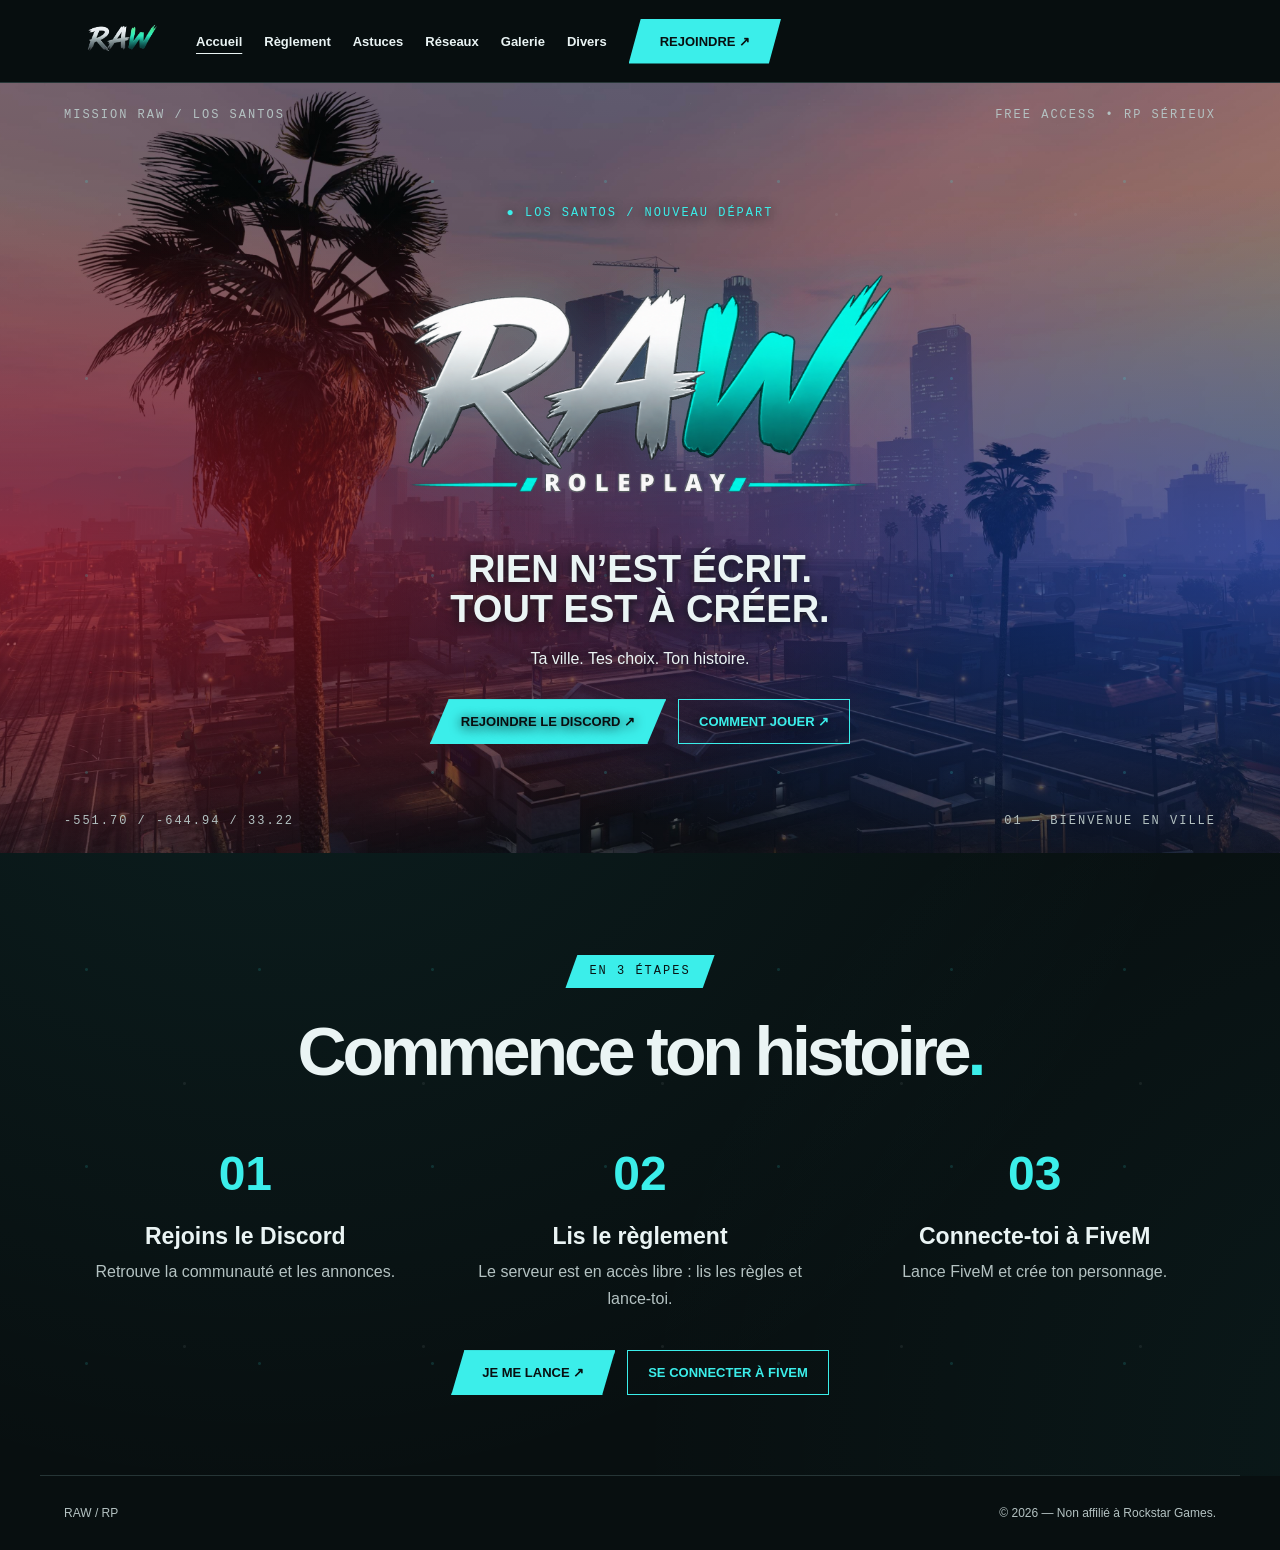
<file: index.html>
<!doctype html><html lang="fr"><head><meta charset="utf-8"><meta name="viewport" content="width=device-width,initial-scale=1"><title>Accueil — RAW RP</title><link rel="stylesheet" href="style.css"><style>.home-steps{text-align:center;padding:90px 24px 80px}.home-steps .eyebrow{display:inline-block;background:var(--primary);color:#081414;padding:7px 24px;clip-path:polygon(8% 0,100% 0,92% 100%,0 100%)}.home-steps-grid{display:grid;grid-template-columns:repeat(3,minmax(0,1fr));gap:32px;margin:55px 0 38px}.home-steps-grid article{background:none;border:0;box-shadow:none;padding:0}.home-steps-grid b{font-size:48px;line-height:1.2}.home-steps-grid h3{margin:20px 0 8px}.home-steps-grid p{margin:0;line-height:1.7}.home-steps .actions{justify-content:center;flex-wrap:wrap}@media(max-width:700px){.home-steps{padding:55px 20px}.home-steps-grid{grid-template-columns:1fr;gap:32px;margin:35px 0}}</style></head><body><header><a class="brand" href="index.html">RAW<span> / RP</span></a><button id="menu" aria-label="Menu">☰</button><nav id="nav"><a href="index.html" aria-current="page">Accueil</a><a href="reglement.html">Règlement</a><a href="astuces.html">Astuces</a><a href="reseaux.html">Réseaux</a><a href="galerie.html">Galerie</a><a href="divers.html">Divers</a><a class="cta" href="rejoindre.html">Rejoindre ↗</a></nav></header><main class="home-page"><section class="hero" id="accueil"><div class="hud">MISSION RAW / LOS SANTOS <span>FREE ACCESS • RP SÉRIEUX</span></div><div class="heroContent"><p class="eyebrow">● LOS SANTOS / NOUVEAU DÉPART</p><h1 class="hero-logo"><img src="Logo%20RAW%20Roleplay%20turquoise%20et%20argent.png" alt="RAW Roleplay" width="900" style="display:block;width:min(680px,85vw);height:auto;margin:0 auto;filter:drop-shadow(0 0 22px #3beeea35)"></h1><p class="tag">RIEN N’EST ÉCRIT.<br>TOUT EST À CRÉER.</p><p>Ta ville. Tes choix. Ton histoire.</p><div class="actions"><a class="cta discord" href="reseaux.html">Rejoindre le Discord ↗</a><a class="outline" href="rejoindre.html">Comment jouer ↗</a></div></div><div class="bottomhud">-551.70 / -644.94 / 33.22 <span>01 — BIENVENUE EN VILLE</span></div></section><section class="wrap home-steps" id="commencer"><p class="eyebrow">EN 3 ÉTAPES</p><h2>Commence ton histoire<span>.</span></h2><div class="home-steps-grid"><article><b>01</b><h3>Rejoins le Discord</h3><p>Retrouve la communauté et les annonces.</p></article><article><b>02</b><h3>Lis le règlement</h3><p>Le serveur est en accès libre : lis les règles et lance-toi.</p></article><article><b>03</b><h3>Connecte-toi à FiveM</h3><p>Lance FiveM et crée ton personnage.</p></article></div><div class="actions"><a class="cta discord" href="reseaux.html">Je me lance ↗</a><button class="outline" id="connect">Se connecter à FiveM</button></div></section><p id="notice" role="status" class="page-notice"></p></main><footer>RAW / RP <span>© 2026 — Non affilié à Rockstar Games.</span></footer><script src="config.js"></script><script src="script.js"></script><script>(()=>{let n=0,t;document.querySelector('.hero-logo').addEventListener('click',()=>{clearTimeout(t);if(++n===5){location.href='admin.html?v=20261126-2';return}t=setTimeout(()=>n=0,2000)})})();</script></body></html>
</file>
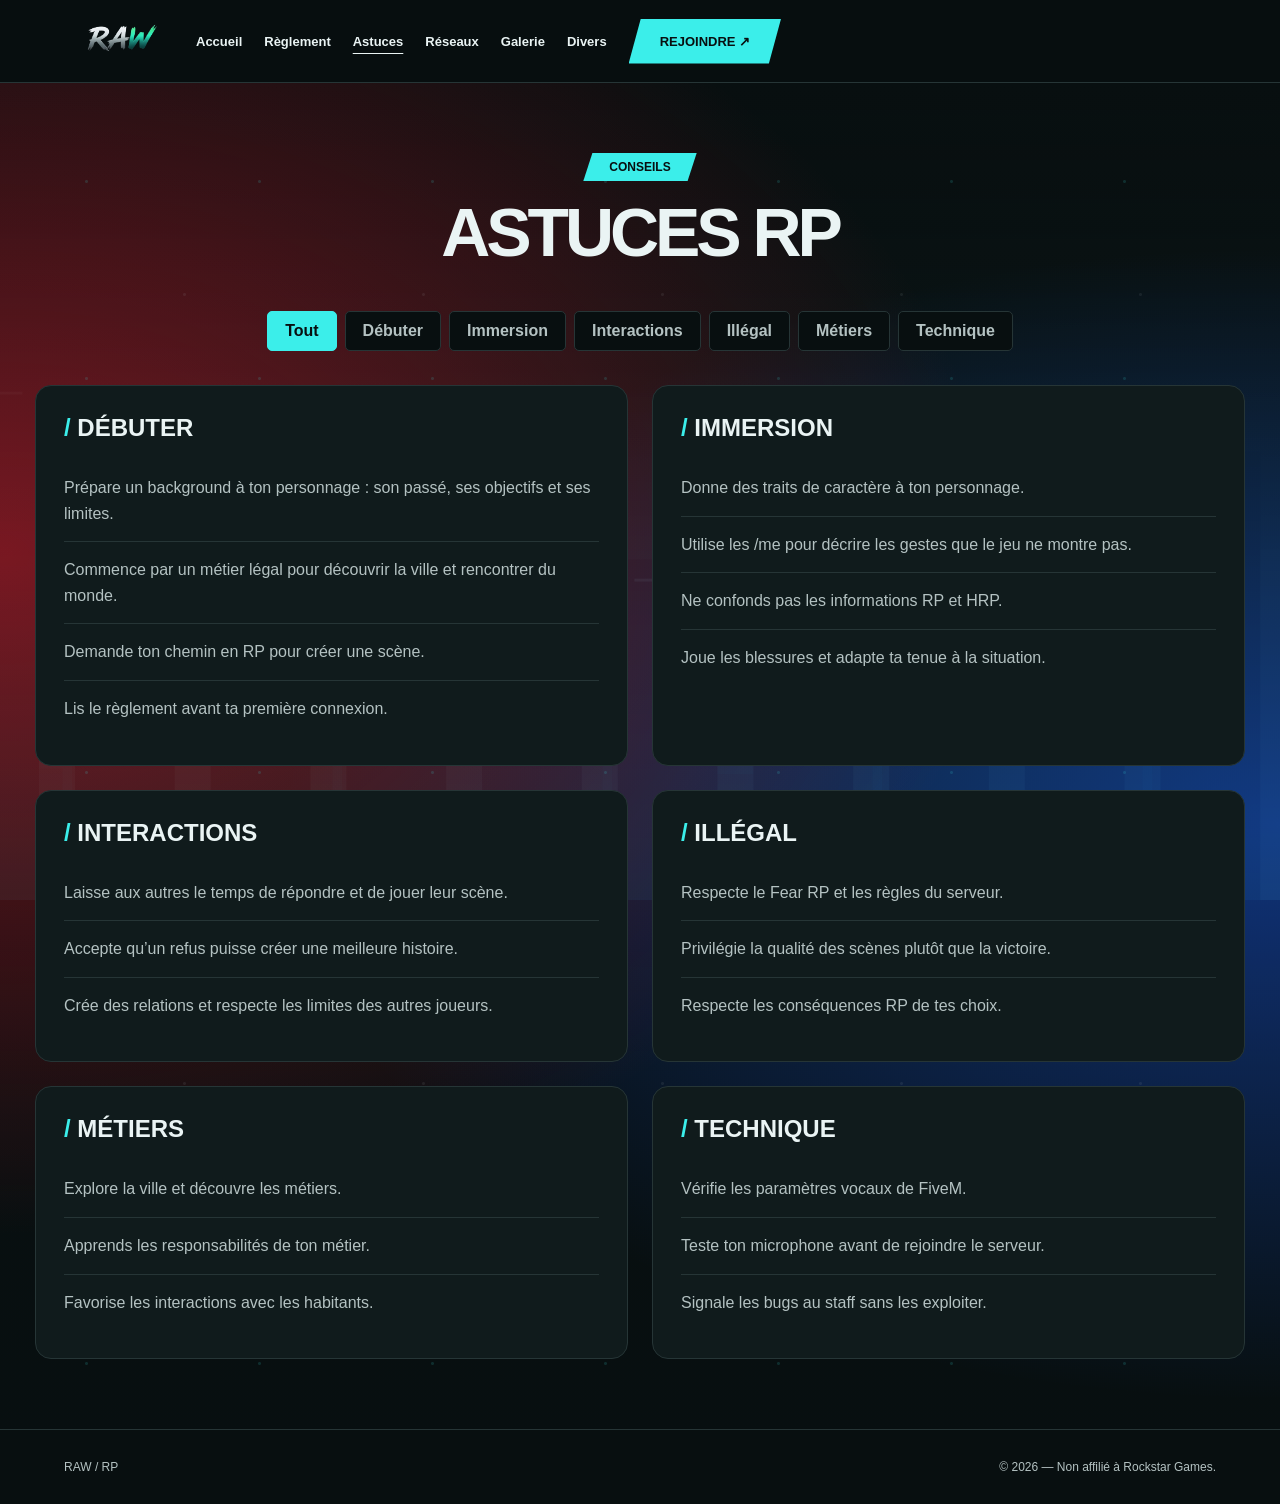
<file: astuces.html>
<!doctype html><html lang="fr"><head><meta charset="utf-8"><meta name="viewport" content="width=device-width,initial-scale=1"><title>Astuces — RAW RP</title><link rel="stylesheet" href="style.css"><style>.tips-page{background:radial-gradient(ellipse at top,#13262555,transparent 65%),linear-gradient(0deg,#080f10aa,#080f10 80%),url('city.svg') bottom center/100% auto no-repeat}.tips-page .wrap{max-width:1400px}.tips-heading{text-align:center}.tips-badge{display:inline-block;background:#3beeea;color:#080f10;padding:7px 26px;clip-path:polygon(8% 0,100% 0,92% 100%,0 100%);font-size:12px;font-weight:800}.tips-heading h2{text-transform:uppercase}.tips-filters{display:flex;justify-content:center;flex-wrap:wrap;gap:8px;margin:40px 0 34px}.tips-filters button{background:#080f10;color:#b4c2c2;border:1px solid #263536;border-radius:5px;padding:10px 17px;cursor:pointer;font-weight:600}.tips-filters button[aria-pressed=true]{background:#3beeea;color:#080f10;border-color:#3beeea}.tips-filters button:hover,.tips-filters button:focus-visible{border-color:#3beeea}.tips-grid{display:grid;grid-template-columns:repeat(2,minmax(0,1fr));gap:24px}.tips-card{background:#101b1c;border:1px solid #263536;border-radius:6px;padding:28px}.tips-card[hidden]{display:none}.tips-card h3{margin:0 0 18px;text-transform:uppercase;font-size:24px}.tips-card h3 span{color:#3beeea}.tips-card ul{list-style:none;padding:0;margin:0}.tips-card li{padding:15px 0;border-bottom:1px solid #263536;color:#b4c2c2;line-height:1.6}.tips-card li:last-child{border:0}@media(max-width:700px){.tips-grid{grid-template-columns:1fr}.tips-card{padding:20px}}</style></head><body><header><a class="brand" href="index.html">RAW<span> / RP</span></a><button id="menu" aria-label="Menu">☰</button><nav id="nav"><a href="index.html">Accueil</a><a href="reglement.html">Règlement</a><a href="astuces.html" aria-current="page">Astuces</a><a href="reseaux.html">Réseaux</a><a href="galerie.html">Galerie</a><a href="divers.html">Divers</a><a class="cta" href="rejoindre.html">Rejoindre ↗</a></nav></header><main class="inner-page tips-page"><section id="astuces" class="wrap"><div class="tips-heading"><span class="tips-badge">CONSEILS</span><h2>Astuces RP</h2></div><div class="tips-filters" role="group" aria-label="Filtrer les astuces"><button type="button" data-filter="-1" aria-pressed="true">Tout</button><button type="button" data-filter="0" aria-pressed="false">Débuter</button><button type="button" data-filter="1" aria-pressed="false">Immersion</button><button type="button" data-filter="2" aria-pressed="false">Interactions</button><button type="button" data-filter="3" aria-pressed="false">Illégal</button><button type="button" data-filter="4" aria-pressed="false">Métiers</button><button type="button" data-filter="5" aria-pressed="false">Technique</button></div><div class="tips-grid"><article class="tips-card" data-category="0"><h3><span>/</span> Débuter</h3><ul><li>Prépare un background à ton personnage : son passé, ses objectifs et ses limites.</li><li>Commence par un métier légal pour découvrir la ville et rencontrer du monde.</li><li>Demande ton chemin en RP pour créer une scène.</li><li>Lis le règlement avant ta première connexion.</li></ul></article><article class="tips-card" data-category="1"><h3><span>/</span> Immersion</h3><ul><li>Donne des traits de caractère à ton personnage.</li><li>Utilise les /me pour décrire les gestes que le jeu ne montre pas.</li><li>Ne confonds pas les informations RP et HRP.</li><li>Joue les blessures et adapte ta tenue à la situation.</li></ul></article><article class="tips-card" data-category="2"><h3><span>/</span> Interactions</h3><ul><li>Laisse aux autres le temps de répondre et de jouer leur scène.</li><li>Accepte qu’un refus puisse créer une meilleure histoire.</li><li>Crée des relations et respecte les limites des autres joueurs.</li></ul></article><article class="tips-card" data-category="3"><h3><span>/</span> Illégal</h3><ul><li>Respecte le Fear RP et les règles du serveur.</li><li>Privilégie la qualité des scènes plutôt que la victoire.</li><li>Respecte les conséquences RP de tes choix.</li></ul></article><article class="tips-card" data-category="4"><h3><span>/</span> Métiers</h3><ul><li>Explore la ville et découvre les métiers.</li><li>Apprends les responsabilités de ton métier.</li><li>Favorise les interactions avec les habitants.</li></ul></article><article class="tips-card" data-category="5"><h3><span>/</span> Technique</h3><ul><li>Vérifie les paramètres vocaux de FiveM.</li><li>Teste ton microphone avant de rejoindre le serveur.</li><li>Signale les bugs au staff sans les exploiter.</li></ul></article></div></section><p id="notice" role="status" class="page-notice"></p></main><footer>RAW / RP <span>© 2026 — Non affilié à Rockstar Games.</span></footer><script src="config.js"></script><script src="script.js"></script><script>(()=>{const buttons=document.querySelectorAll('[data-filter]');buttons.forEach(b=>b.addEventListener('click',()=>{buttons.forEach(x=>x.setAttribute('aria-pressed',String(x===b)));document.querySelectorAll('[data-category]').forEach(c=>c.hidden=b.dataset.filter!=='-1'&&c.dataset.category!==b.dataset.filter)}))})();</script></body></html>
</file>
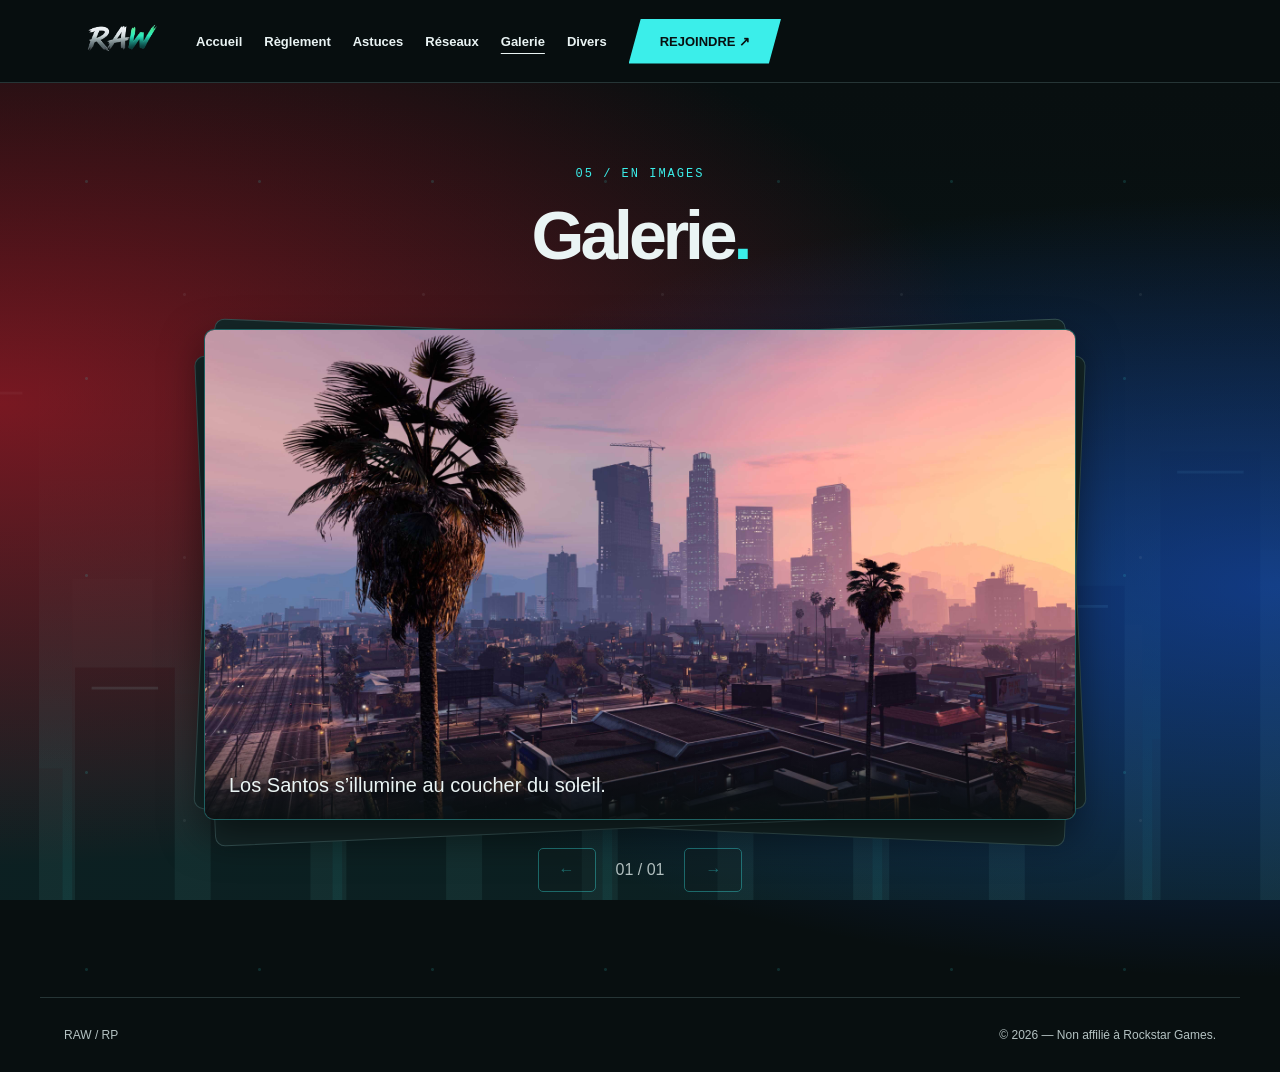
<file: galerie.html>
<!doctype html><html lang="fr"><head><meta charset="utf-8"><meta name="viewport" content="width=device-width,initial-scale=1"><title>Galerie — RAW RP</title><link rel="stylesheet" href="style.css"><style>.photo-stack{max-width:900px;margin:55px auto 35px;position:relative}.photo-stage{position:relative;aspect-ratio:16/9;isolation:isolate;margin:0 14px 28px}.photo-stage:before,.photo-stage:after{content:"";position:absolute;inset:0;background:#152728;border:1px solid #365354;border-radius:10px;z-index:-1;transform:rotate(-2.5deg) translateY(8px)}.photo-stage:after{transform:rotate(2.5deg) translateY(8px);z-index:-2}.photo-frame{position:relative;margin:0;height:100%;overflow:hidden;border:1px solid #3beeea55;border-radius:10px;background:#101b1c;box-shadow:0 15px 40px #0008}.photo-frame img{width:100%;height:100%;object-fit:cover;display:block}.photo-frame figcaption{position:absolute;inset:auto 0 0;padding:45px 24px 22px;background:linear-gradient(transparent,#080f10ed);text-align:left;color:#eaf4f4;font-size:clamp(14px,2vw,20px)}.photo-controls{display:flex;align-items:center;justify-content:center;gap:20px}.photo-controls button{background:#101b1c;color:#3beeea;border:1px solid #3beeea;padding:12px 20px;border-radius:5px;cursor:pointer}.photo-controls button:disabled{opacity:.35;cursor:default}.photo-counter{color:#b4c2c2;font-variant-numeric:tabular-nums}.photo-frame img{animation:photo-in .25s ease-out}@keyframes photo-in{from{opacity:.5}to{opacity:1}}@media(max-width:600px){.photo-stage{aspect-ratio:4/3}.photo-frame figcaption{padding:30px 14px 14px}}</style></head><body><header><a class="brand" href="index.html">RAW<span> / RP</span></a><button id="menu" aria-label="Menu">☰</button><nav id="nav"><a href="index.html">Accueil</a><a href="reglement.html">Règlement</a><a href="astuces.html">Astuces</a><a href="reseaux.html">Réseaux</a><a href="galerie.html" aria-current="page">Galerie</a><a href="divers.html">Divers</a><a class="cta" href="rejoindre.html">Rejoindre ↗</a></nav></header><main class="inner-page"><section id="galerie" class="wrap"><p class="eyebrow">05 / EN IMAGES</p><h2>Galerie<span>.</span></h2><div class="photo-stack"><div class="photo-stage"><figure class="photo-frame"><img id="gallery-photo" src="fond.jpg" alt="Los Santos au coucher du soleil"><figcaption id="gallery-caption">Los Santos s’illumine au coucher du soleil.</figcaption></figure></div><div class="photo-controls"><button id="gallery-prev" type="button" aria-label="Image précédente">←</button><span id="gallery-count" class="photo-counter" aria-live="polite">01 / 01</span><button id="gallery-next" type="button" aria-label="Image suivante">→</button></div></div></section><p id="notice" role="status" class="page-notice"></p></main><footer>RAW / RP <span>© 2026 — Non affilié à Rockstar Games.</span></footer><script src="config.js"></script><script src="script.js"></script><script>(()=>{const photos=[{src:'fond.jpg',alt:'Los Santos au coucher du soleil',caption:'Los Santos s’illumine au coucher du soleil.'}];let n=0;const img=document.getElementById('gallery-photo'),caption=document.getElementById('gallery-caption'),count=document.getElementById('gallery-count'),prev=document.getElementById('gallery-prev'),next=document.getElementById('gallery-next');function render(){const p=photos[n];img.dataset.rawKey=p.key?p.key+':image':'2';caption.dataset.rawKey=p.key?p.key+':caption':'3';if(document.documentElement.dataset.rawEditing){img.dataset.rawEdit=img.dataset.rawKey;caption.dataset.rawEdit=caption.dataset.rawKey;}img.src=p.src;img.alt=p.alt;caption.textContent=p.caption;count.textContent=String(n+1).padStart(2,'0')+' / '+String(photos.length).padStart(2,'0');prev.disabled=next.disabled=photos.length<2}function move(d){n=(n+d+photos.length)%photos.length;render()}window.RAW_GALLERY={apply(data){const p=photos[n];const ik=p.key?p.key+':image':'2',ck=p.key?p.key+':caption':'3';if(typeof data[ik]==='string')p.src=data[ik];if(typeof data[ck]==='string')p.caption=data[ck];if(Array.isArray(data.galleryPhotos)){const base=photos[0];photos.splice(0,photos.length,base,...data.galleryPhotos.filter(x=>x&&typeof x.key==='string'&&typeof x.src==='string'&&x.src.startsWith('https://')).map(x=>({key:x.key,src:data[x.key+':image']||x.src,caption:data[x.key+':caption']||x.caption||'',alt:x.caption||'Photo RAW RP'})));n=Math.min(n,photos.length-1);}render()},last(){n=photos.length-1;render()}};prev.onclick=()=>move(-1);next.onclick=()=>move(1);render()})();</script><script src="content-editor.js"></script></body></html>
</file>
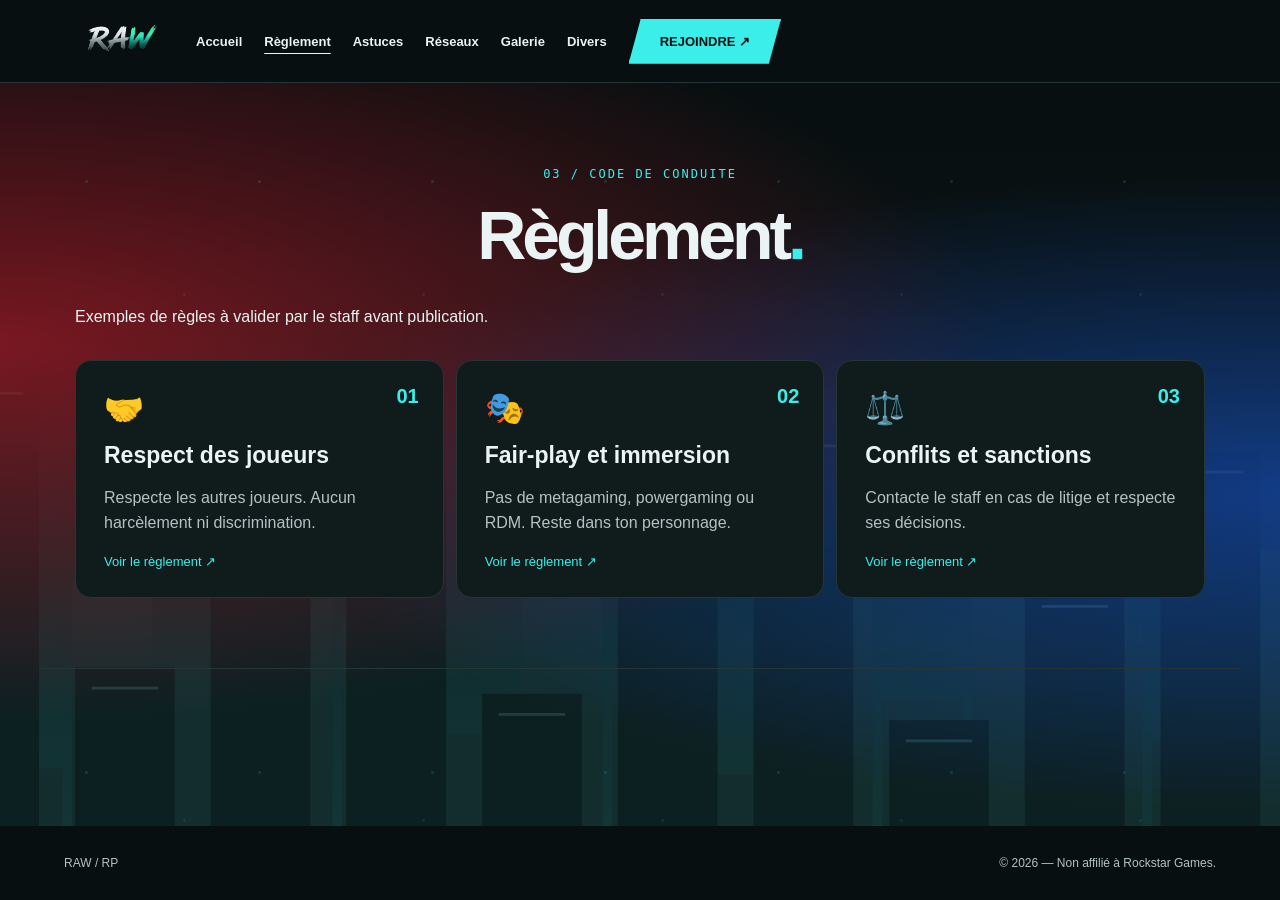
<file: reglement.html>
<!doctype html><html lang="fr"><head><meta charset="utf-8"><meta name="viewport" content="width=device-width,initial-scale=1"><title>Règlement — RAW RP</title><link rel="stylesheet" href="style.css"><style>.rule-card{cursor:pointer;transition:transform .2s,border-color .2s}.rule-card:hover,.rule-card:focus-visible{transform:translateY(-4px);border-color:#3beeea;outline:2px solid #3beeea}.rule-card:after{content:"Voir le règlement ↗";display:block;color:#3beeea;margin-top:18px;font-size:13px}.rule-dialog{box-sizing:border-box;width:min(850px,92vw);max-height:85vh;overflow:auto;background:#101b1c;color:#b4c2c2;border:1px solid #3beeea;border-radius:12px;padding:clamp(24px,5vw,56px);box-shadow:0 0 50px #3beeea20}.rule-dialog::backdrop{background:#050909cc;backdrop-filter:blur(6px)}.rule-dialog h2{font-size:clamp(28px,5vw,48px);color:#eaf4f4}.rule-dialog p{font-size:19px;line-height:1.7}.rule-close{float:right;background:transparent;border:1px solid #3beeea;color:#3beeea;padding:10px 16px;cursor:pointer;border-radius:6px}.rule-dialog[open]{animation:rule-in .2s ease-out}@keyframes rule-in{from{opacity:0;transform:scale(.95)}to{opacity:1;transform:scale(1)}} .rule-dialog{margin:auto;width:min(900px,94vw);max-height:94vh;background:#0e1715;padding:44px;min-height:420px}.rule-dialog h2{color:#19dfb5;margin-bottom:36px}#rule-text{font-size:16px;line-height:1.8;white-space:pre-wrap}#rule-text h3,#rule-text h4{font-size:18px;letter-spacing:2px;text-transform:uppercase;margin:32px 0 16px;color:#d0d9d6}#rule-text ul,#rule-text ol{padding-left:24px}#rule-text li{margin:12px 0}#rule-text li::marker{color:#19dfb5}.rule-card>ul{display:none}.rule-card .raw-detail{display:none!important}</style></head><body><header><a class="brand" href="index.html">RAW<span> / RP</span></a><button id="menu" aria-label="Menu">☰</button><nav id="nav"><a href="index.html">Accueil</a><a href="reglement.html" aria-current="page">Règlement</a><a href="astuces.html">Astuces</a><a href="reseaux.html">Réseaux</a><a href="galerie.html">Galerie</a><a href="divers.html">Divers</a><a class="cta" href="rejoindre.html">Rejoindre ↗</a></nav></header><main class="inner-page"><section id="reglement" class="wrap"><p class="eyebrow">03 / CODE DE CONDUITE</p><h2>Règlement<span>.</span></h2><p>Exemples de règles à valider par le staff avant publication.</p><div class="cards rule-cards"><article class="rule-card"><span class="rule-icon" aria-hidden="true">🤝</span><b class="rule-number">01</b><h3>Respect des joueurs</h3><p>Respecte les autres joueurs. Aucun harcèlement ni discrimination.</p></article><article class="rule-card"><span class="rule-icon" aria-hidden="true">🎭</span><b class="rule-number">02</b><h3>Fair-play et immersion</h3><p>Pas de metagaming, powergaming ou RDM. Reste dans ton personnage.</p></article><article class="rule-card"><span class="rule-icon" aria-hidden="true">⚖️</span><b class="rule-number">03</b><h3>Conflits et sanctions</h3><p>Contacte le staff en cas de litige et respecte ses décisions.</p></article></div></section><p id="notice" role="status" class="page-notice"></p></main><footer>RAW / RP <span>© 2026 — Non affilié à Rockstar Games.</span></footer><script src="config.js"></script><script src="script.js"></script><dialog class="rule-dialog" id="rule-dialog" aria-labelledby="rule-title"><button class="rule-close" type="button" aria-label="Fermer">✕</button><div id="rule-symbol" class="rule-icon"></div><h2 id="rule-title"></h2><div id="rule-text"></div></dialog><script>(()=>{const d=document.getElementById('rule-dialog');let previous;document.querySelectorAll('.rule-card').forEach(c=>{c.tabIndex=0;c.setAttribute('role','button');c.setAttribute('aria-haspopup','dialog');const open=()=>{previous=c;document.getElementById('rule-title').textContent=c.querySelector('h3').textContent;const body=document.getElementById('rule-text');const detail=c.querySelector('.raw-detail');if(detail)body.replaceChildren(...Array.from(detail.childNodes,n=>n.cloneNode(true)));else body.textContent=c.querySelector('p').textContent;d.rawCard=c;document.getElementById('rule-symbol').textContent=c.querySelector('.rule-icon').textContent;d.showModal()};c.addEventListener('click',open);c.addEventListener('keydown',e=>{if(e.key==='Enter'||e.key===' '){e.preventDefault();open()}})});d.querySelector('button').addEventListener('click',()=>d.close());d.addEventListener('click',e=>{if(e.target===d){const b=d.getBoundingClientRect();if(e.clientX<b.left||e.clientX>b.right||e.clientY<b.top||e.clientY>b.bottom)d.close()}});d.addEventListener('close',()=>previous?.focus())})();</script></body></html>
</file>
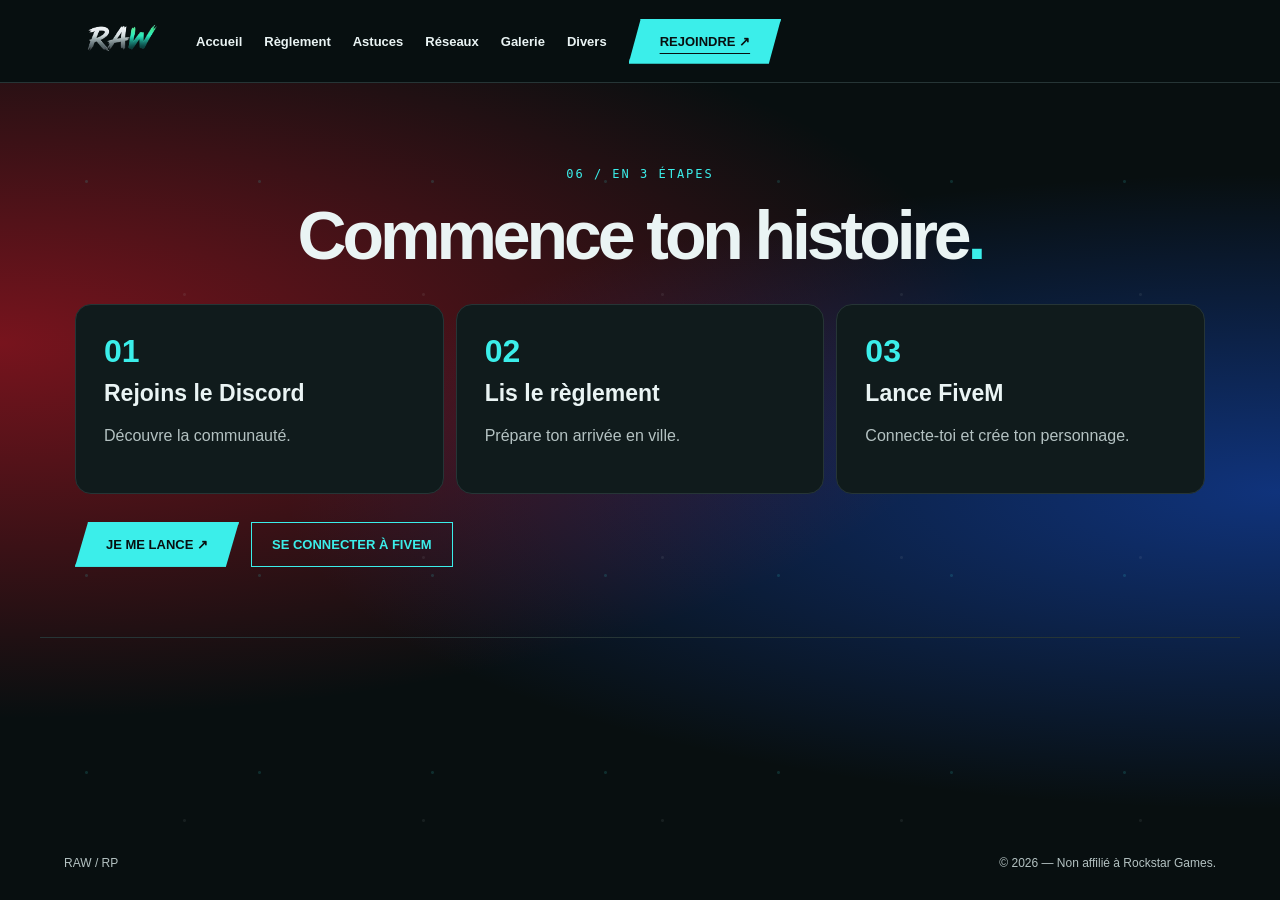
<file: rejoindre.html>
<!doctype html><html lang="fr"><head><meta charset="utf-8"><meta name="viewport" content="width=device-width,initial-scale=1"><title>Rejoindre — RAW RP</title><link rel="stylesheet" href="style.css"></head><body><header><a class="brand" href="index.html">RAW<span> / RP</span></a><button id="menu" aria-label="Menu">☰</button><nav id="nav"><a href="index.html">Accueil</a><a href="reglement.html">Règlement</a><a href="astuces.html">Astuces</a><a href="reseaux.html">Réseaux</a><a href="galerie.html">Galerie</a><a href="divers.html">Divers</a><a class="cta" href="rejoindre.html" aria-current="page">Rejoindre ↗</a></nav></header><main class="inner-page"><section id="rejoindre" class="wrap"><p class="eyebrow">06 / EN 3 ÉTAPES</p><h2>Commence ton histoire<span>.</span></h2><div class="cards"><article><b>01</b><h3>Rejoins le Discord</h3><p>Découvre la communauté.</p></article><article><b>02</b><h3>Lis le règlement</h3><p>Prépare ton arrivée en ville.</p></article><article><b>03</b><h3>Lance FiveM</h3><p>Connecte-toi et crée ton personnage.</p></article></div><div class="actions"><a class="cta discord" href="reseaux.html">Je me lance ↗</a><button class="outline" id="connect">Se connecter à FiveM</button></div></section><p id="notice" role="status" class="page-notice"></p></main><footer>RAW / RP <span>© 2026 — Non affilié à Rockstar Games.</span></footer><script src="config.js"></script><script src="script.js"></script></body></html>
</file>
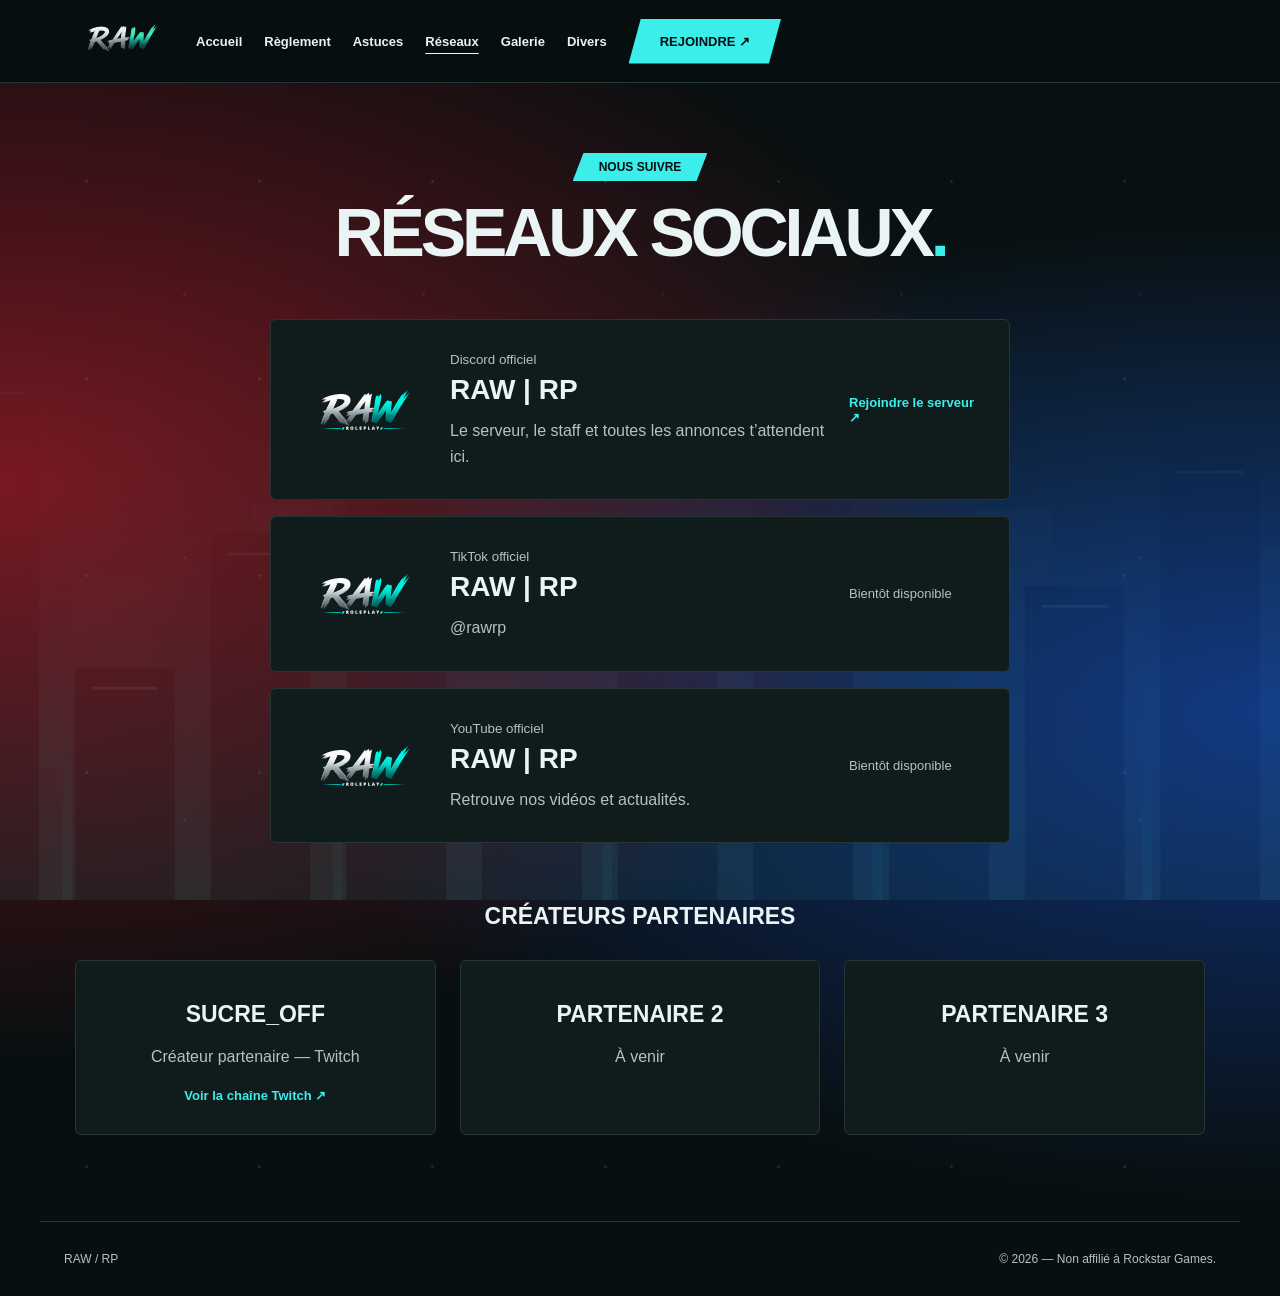
<file: reseaux.html>
<!doctype html><html lang="fr"><head><meta charset="utf-8"><meta name="viewport" content="width=device-width,initial-scale=1"><title>Réseaux — RAW RP</title><link rel="stylesheet" href="style.css"><style>.social-page{background:radial-gradient(ellipse at right,#12303c66,transparent 55%),linear-gradient(0deg,#080f10aa,#080f10 85%),url('city.svg') bottom center/100% auto no-repeat}.social-page .wrap{text-align:center}.social-badge{display:inline-block;background:#3beeea;color:#080f10;padding:7px 26px;clip-path:polygon(8% 0,100% 0,92% 100%,0 100%);font-weight:800;font-size:12px}.social-stack{max-width:740px;margin:48px auto 60px;display:grid;gap:16px}.network-card{display:grid;grid-template-columns:125px 1fr 130px;align-items:center;gap:24px;text-align:left;background:#101b1c;border:1px solid #263536;border-radius:6px;padding:30px}.network-card img{width:100%;height:auto}.network-card h3{font-size:28px;margin:6px 0 12px}.network-card p{margin:0;color:#b4c2c2}.network-card small{color:#b4c2c2}.network-action{color:#3beeea;font-weight:800;font-size:13px;text-decoration:none}.network-action[aria-disabled=true]{color:#b4c2c2;font-weight:400;cursor:default}.partner-grid{display:grid;grid-template-columns:repeat(3,1fr);gap:24px;margin-top:30px}.partner-grid article{background:#101b1c;border:1px solid #263536;border-radius:6px;padding:30px}.partner-grid p{color:#b4c2c2}.social-page h2{text-transform:uppercase}.social-page h3{text-transform:uppercase}@media(max-width:650px){.network-card{grid-template-columns:75px 1fr;padding:20px;gap:14px}.network-action{grid-column:2}.partner-grid{grid-template-columns:1fr}}</style></head><body><header><a class="brand" href="index.html">RAW<span> / RP</span></a><button id="menu" aria-label="Menu">☰</button><nav id="nav"><a href="index.html">Accueil</a><a href="reglement.html">Règlement</a><a href="astuces.html">Astuces</a><a href="reseaux.html" aria-current="page">Réseaux</a><a href="galerie.html">Galerie</a><a href="divers.html">Divers</a><a class="cta" href="rejoindre.html">Rejoindre ↗</a></nav></header><main class="inner-page social-page"><section id="reseaux" class="wrap"><span class="social-badge">NOUS SUIVRE</span><h2>Réseaux sociaux<span>.</span></h2><div class="social-stack"><article class="network-card"><img src="Logo%20RAW%20Roleplay%20turquoise%20et%20argent.png" alt="RAW RP"><div><small>Discord officiel</small><h3>RAW | RP</h3><p>Le serveur, le staff et toutes les annonces t’attendent ici.</p></div><a class="network-action" data-network="discord" data-label="Rejoindre le serveur ↗" aria-disabled="true">Bientôt disponible</a></article><article class="network-card"><img src="Logo%20RAW%20Roleplay%20turquoise%20et%20argent.png" alt="RAW RP"><div><small>TikTok officiel</small><h3>RAW | RP</h3><p>@rawrp</p></div><a class="network-action" data-network="tiktok" data-label="Suivre ↗" aria-disabled="true">Bientôt disponible</a></article><article class="network-card"><img src="Logo%20RAW%20Roleplay%20turquoise%20et%20argent.png" alt="RAW RP"><div><small>YouTube officiel</small><h3>RAW | RP</h3><p>Retrouve nos vidéos et actualités.</p></div><a class="network-action" data-network="youtube" data-label="Voir la chaîne ↗" aria-disabled="true">Bientôt disponible</a></article></div><h3>Créateurs partenaires</h3><div class="partner-grid"><article><h3>Sucre_off</h3><p>Créateur partenaire — Twitch</p><a class="network-action" href="https://www.twitch.tv/sucre_off" target="_blank" rel="noopener noreferrer">Voir la chaîne Twitch ↗</a></article><article><h3>Partenaire 2</h3><p>À venir</p></article><article><h3>Partenaire 3</h3><p>À venir</p></article></div><p id="notice" role="status"></p></section></main><footer>RAW / RP <span>© 2026 — Non affilié à Rockstar Games.</span></footer><script src="config.js"></script><script src="script.js"></script><script>document.querySelectorAll('[data-network]').forEach(a=>{const url=window.RAW_CONFIG?.[a.dataset.network];if(url){a.href=url;a.target='_blank';a.rel='noopener noreferrer';a.textContent=a.dataset.label;a.removeAttribute('aria-disabled')}})</script></body></html>
</file>
<file: style.css>
:root{--primary:#3beeea;--secondary:#b4c2c2;--bg:#080f10;--line:#263536}*{box-sizing:border-box}html{scroll-behavior:smooth;scroll-padding-top:90px}body{margin:0;background:var(--bg);color:#eaf4f4;font-family:Arial,Helvetica,sans-serif}a{color:inherit;text-decoration:none}header{position:sticky;top:0;z-index:5;background:#080f10f5;border-bottom:1px solid var(--line);display:flex;align-items:center;justify-content:space-between;padding:15px 5%;gap:20px}.brand{font-size:28px;font-weight:1000;letter-spacing:-2px}.brand span,h2 span,h1 span,b{color:var(--primary)}nav{display:flex;align-items:center;gap:22px;font-size:13px;font-weight:bold}nav a:hover{color:var(--primary)}button{cursor:pointer;font:inherit}#menu{display:none}.cta,.outline{display:inline-block;padding:14px 20px;font-weight:800;font-size:13px;border:1px solid var(--primary);background:var(--primary);color:#080f10;text-transform:uppercase}.outline{background:transparent;color:#fff;border-color:#777}.cta:hover,.outline:hover{background:#fff;color:#111}.hero{min-height:690px;position:relative;display:flex;align-items:center;padding:90px 8%;overflow:hidden;background:linear-gradient(90deg,#09090bf5 0%,#09090b80 65%,#09090b40),linear-gradient(0deg,#080f10,transparent 45%),url('city.svg') center/cover}.heroContent{position:relative;z-index:1;animation:enter .7s ease}.eyebrow,.hud,.bottomhud{font-family:monospace;letter-spacing:2px;font-size:12px;color:var(--primary)}.hud,.bottomhud{position:absolute;left:5%;right:5%;display:flex;justify-content:space-between;color:var(--secondary)}.hud{top:25px}.bottomhud{bottom:25px}h1{font-size:clamp(100px,22vw,270px);line-height:.8;letter-spacing:-.10em;margin:25px 0;font-weight:1000;font-style:italic}h1 span{padding-right:.1em}.tag{font-size:clamp(25px,5vw,52px);font-weight:900;line-height:1.05;margin:30px 0 12px}.actions{display:flex;gap:12px;flex-wrap:wrap;margin-top:28px}.wrap{max-width:1200px;margin:auto;padding:70px 35px;border-bottom:1px solid var(--line)}h2{font-size:clamp(35px,6vw,68px);margin:12px 0 30px;letter-spacing:-.06em}h3{font-size:23px;margin:10px 0}p{line-height:1.6}.cards{display:grid;grid-template-columns:repeat(3,1fr);gap:12px}article{background:#101b1c;border:1px solid var(--line);padding:28px;min-height:155px;transition:.2s}article:hover{border-color:var(--primary);transform:translateY(-3px)}article p,.muted{color:var(--secondary)}article b{font-size:32px}.lorebox{padding:45px;background:linear-gradient(90deg,#171719, #17171980),url('city.svg') center/cover;border:1px solid var(--line)}.lorebox p{max-width:650px}details{padding:20px;border-bottom:1px solid var(--line)}summary{cursor:pointer;font-weight:bold;margin-bottom:10px}.gallery article{min-height:220px;background:linear-gradient(0deg,#111,transparent),url('city.svg') center/cover;display:flex;align-items:end;font-weight:900}.gallery article:nth-child(2){background-position:right}.gallery article:nth-child(3){background-position:left}footer{padding:30px 5%;display:flex;justify-content:space-between;color:var(--secondary);font-size:12px}#notice{color:var(--primary)}@keyframes enter{from{opacity:0;transform:translateY(20px)}to{opacity:1;transform:none}}@media(max-width:800px){#menu{display:block;background:none;color:white;border:1px solid #555;padding:8px 12px}nav{display:none;position:absolute;top:100%;left:0;right:0;background:#151515;padding:20px;flex-direction:column;align-items:stretch}nav.open{display:flex}.cards{grid-template-columns:1fr}.hero{min-height:620px;padding:80px 6%}.hud,.bottomhud{font-size:9px;gap:12px}.wrap{padding:45px 20px}footer{gap:20px}}@media(prefers-reduced-motion:reduce){*{animation:none!important;scroll-behavior:auto!important;transition:none!important}}

.hero{justify-content:center;text-align:center;background:radial-gradient(ellipse at 50% 35%,#3beeea19,transparent 60%),linear-gradient(0deg,#080f10,#080f10c9),url('city.svg') center/cover}.heroContent .actions{justify-content:center}.hero h1{color:var(--secondary);text-shadow:0 0 40px #3beeea35}.hero .tag{font-size:clamp(22px,3vw,38px);color:var(--secondary)}.cta{clip-path:polygon(8% 0,100% 0,92% 100%,0 100%);padding-inline:30px}.outline{border-color:var(--primary);color:var(--primary)}.wrap>h2,.wrap>.eyebrow{text-align:center}.brand{color:var(--secondary)}.cta:hover,.outline:hover{background:var(--secondary);color:var(--bg)}

body{min-height:100vh;display:flex;flex-direction:column}main{flex:1}.home-page .hero{min-height:calc(100svh - 130px)}header{justify-content:flex-start}nav{margin-right:auto}nav a[aria-current=page]{text-decoration:underline;text-underline-offset:7px}.page-notice:empty{display:none}.page-notice{text-align:center;padding:12px}@media(max-width:800px){header{justify-content:space-between}}

.home-page .hero{background:linear-gradient(180deg,rgba(8,15,16,.40),rgba(8,15,16,.65)),url('fond.jpg') center center/cover no-repeat, #080f10}.home-page .heroContent{ text-shadow:0 2px 12px #080f10}.home-page .hero .tag{color:#eaf4f4}

.rule-cards{margin-top:30px}.rule-card{position:relative;min-height:215px;border-radius:6px}.rule-icon{display:block;font-size:32px;margin-bottom:15px}.rule-card .rule-number{position:absolute;right:24px;top:24px;font-size:20px}.rule-card h3{margin-top:10px}.rule-card p{color:var(--secondary)}

/* Ambient RAW RP motion — shared across all pages */
main{position:relative;isolation:isolate}
main::before,main::after{content:"";position:absolute;inset:0;pointer-events:none;z-index:0;overflow:hidden}
main::before{background:radial-gradient(ellipse at 15% 25%,#3beeea13,transparent 45%),radial-gradient(ellipse at 85% 70%,#3beeea0d,transparent 42%);background-size:140% 140%;animation:raw-ambient 22s ease-in-out infinite alternate}
main::after{background-image:radial-gradient(circle,#3beeea80 1px,transparent 2px),radial-gradient(circle,#b4c2c255 1px,transparent 2px);background-size:173px 197px,239px 263px;background-position:0 0,65px 80px;opacity:.27;animation:raw-drift 38s linear infinite}
main>section,main>.page-notice{position:relative;z-index:1}
.home-page .hero::before{content:"";position:absolute;inset:0;pointer-events:none;background:radial-gradient(ellipse at 50% 40%,#3beeea20,transparent 60%);animation:raw-breathe 9s ease-in-out infinite}
.home-page .hero::after{content:"";position:absolute;inset:0;pointer-events:none;background-image:radial-gradient(circle,#3beeea99 1px,transparent 2px),radial-gradient(circle,#b4c2c266 1px,transparent 2px);background-size:173px 197px,239px 263px;opacity:.3;animation:raw-drift 38s linear infinite}
.home-page .heroContent,.home-page .hud,.home-page .bottomhud{z-index:2}
@keyframes raw-ambient{from{background-position:0% 0%}to{background-position:100% 100%}}
@keyframes raw-drift{from{background-position:0 0,65px 80px}to{background-position:173px -197px,304px -183px}}
@keyframes raw-breathe{0%,100%{opacity:.3}50%{opacity:1}}
@media(prefers-reduced-motion:reduce){main::before,main::after,.home-page .hero::before,.home-page .hero::after{animation:none!important}}

/* Shared city skyline on Regulation, Tips, Networks, Gallery and Divers */
main.inner-page:has(#reglement,#astuces,#reseaux,#galerie,#divers){background:radial-gradient(ellipse at right,#12303c66,transparent 55%),linear-gradient(0deg,#080f10aa,#080f10 85%),url('city.svg') bottom center/100% auto no-repeat;}

main.inner-page:has(#reglement,#astuces,#reseaux,#galerie,#divers){background:linear-gradient(180deg,#080f10 0%,#080f1033 75%),url('ville-turquoise.svg') center bottom/cover no-repeat fixed;}

/* Rounded cards across RAW RP */
main article, main .rule-card, main .tips-card, main .social-card, main figure { border-radius: 16px; }

/* RAW header logo */
header a.brand { display:inline-flex; align-items:center; width:112px; height:52px; flex-shrink:0; font-size:0; letter-spacing:0; background:url("Logo_sans_fond.png") center/contain no-repeat; }
header a.brand span { font-size:0; }

/* Ambient GTA police light reflections */
.home-page .hero::before{background:radial-gradient(ellipse at 0% 60%,rgba(255,25,45,.45),transparent 55%),radial-gradient(ellipse at 100% 60%,rgba(25,95,255,.45),transparent 55%);animation:raw-siren-glow 5s ease-in-out infinite!important;pointer-events:none;z-index:0}
@keyframes raw-siren-glow{0%,100%{opacity:.28;filter:hue-rotate(0deg)}25%{opacity:.75;filter:hue-rotate(0deg)}50%{opacity:.28;filter:hue-rotate(180deg)}75%{opacity:.75;filter:hue-rotate(180deg)}}
@media(prefers-reduced-motion:reduce){.home-page .hero::before{animation:none!important;opacity:.25}}

/* Extend police reflections to every public page */
main:not(.home-page)::before{position:absolute;inset:0;background:radial-gradient(ellipse at 0% 35%,rgba(255,25,45,.45),transparent 55%),radial-gradient(ellipse at 100% 55%,rgba(25,95,255,.45),transparent 55%);animation:raw-siren-glow 5s ease-in-out infinite!important;pointer-events:none;z-index:0}
@media(prefers-reduced-motion:reduce){main:not(.home-page)::before{animation:none!important;opacity:.25}}
</file>
